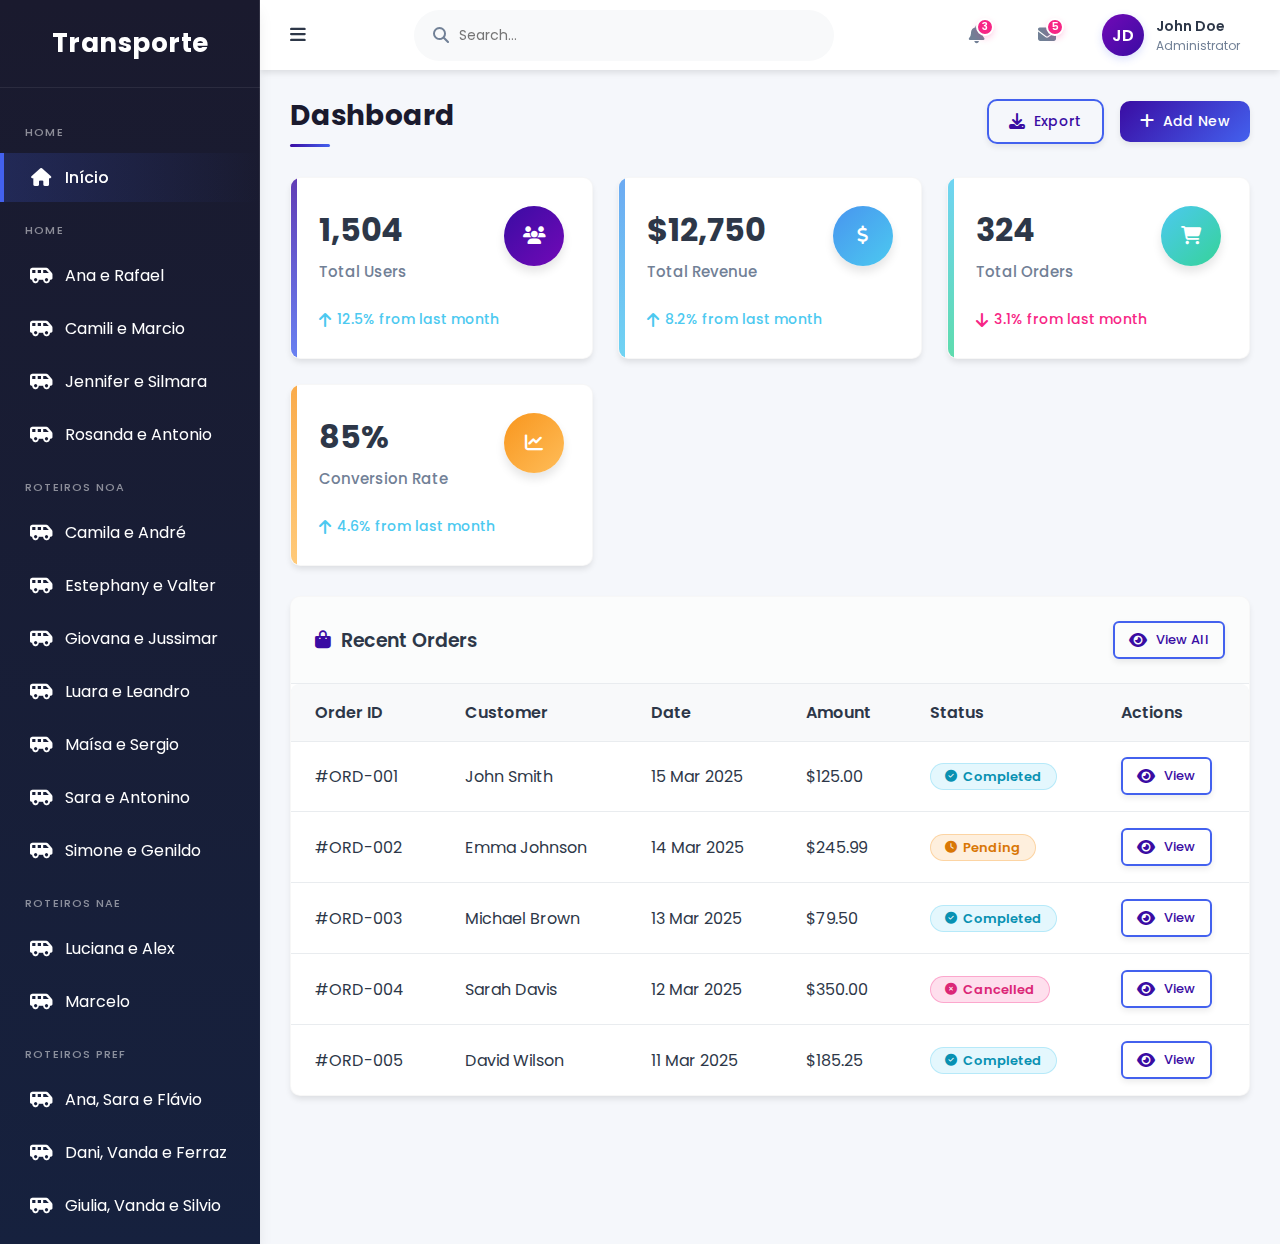
<file: index.html>
<!DOCTYPE html>
<html lang="en">
  <head>
    <meta charset="UTF-8" />
    <meta name="viewport" content="width=device-width, initial-scale=1.0" />
    <title>Transporte Adaptado</title>
    <link
      rel="stylesheet"
      href="https://cdnjs.cloudflare.com/ajax/libs/font-awesome/6.4.2/css/all.min.css"
    />
    <link
      rel="stylesheet"
      href="https://cdnjs.cloudflare.com/ajax/libs/animate.css/4.1.1/animate.min.css"
    />
    <link
      href="https://fonts.googleapis.com/css2?family=Poppins:wght@300;400;500;600;700&display=swap"
      rel="stylesheet"
    />
    <link rel="stylesheet" href="style.css" />
  </head>
  <body>
    <div class="container">
      <!-- Sidebar -->
      <div class="sidebar">
        <div class="logo">
          <h1>Transporte</h1>
        </div>
        <div class="nav-menu">

        <!--Home-->
          <div class="menu-heading">Home</div>
          <div class="nav-item active">
            <i class="fa-solid fa-house"></i>
            <span>Início</span>
          </div>

          <!--Roteiros APAE-->
          <div class="menu-heading">Home</div>
          <div class="nav-item">
            <i class="fa-solid fa-van-shuttle"></i>
            <span>Ana e Rafael</span>
          </div>
          <div class="nav-item">
            <i class="fa-solid fa-van-shuttle"></i>
            <span>Camili e Marcio</span>
          </div>
          <div class="nav-item">
            <i class="fa-solid fa-van-shuttle"></i>
            <span>Jennifer e Silmara</span>
          </div>
          <div class="nav-item">
            <i class="fa-solid fa-van-shuttle"></i>
            <span>Rosanda e Antonio</span>
          </div>

          <!--Roteiros NOA-->
          <div class="menu-heading">Roteiros NOA</div>
          <div class="nav-item">
            <i class="fa-solid fa-van-shuttle"></i>
            <span>Camila e André</span>
          </div>
          <div class="nav-item">
            <i class="fa-solid fa-van-shuttle"></i>
            <span>Estephany e Valter</span>
          </div>
          <div class="nav-item">
            <i class="fa-solid fa-van-shuttle"></i>
            <span>Giovana e Jussimar</span>
          </div>
          <div class="nav-item">
            <i class="fa-solid fa-van-shuttle"></i>
            <span>Luara e Leandro</span>
          </div>
          <div class="nav-item">
            <i class="fa-solid fa-van-shuttle"></i>
            <span>Maísa e Sergio</span>
          </div>
          <div class="nav-item">
            <i class="fa-solid fa-van-shuttle"></i>
            <span>Sara e Antonino</span>
          </div>
          <div class="nav-item">
            <i class="fa-solid fa-van-shuttle"></i>
            <span>Simone e Genildo</span>
          </div>

        <!--Roteiros NAE-->
          <div class="menu-heading">Roteiros NAE</div>
          <div class="nav-item">
            <i class="fa-solid fa-van-shuttle"></i>
            <span>Luciana e Alex</span>
          </div>
          <div class="nav-item">
            <i class="fa-solid fa-van-shuttle"></i>
            <span>Marcelo</span>
          </div>
    

        <!--Roteiros PREF-->
          <div class="menu-heading">Roteiros Pref</div>
          <div class="nav-item">
            <i class="fa-solid fa-van-shuttle"></i>
            <span>Ana, Sara e Flávio</span>
          </div>
          <div class="nav-item">
            <i class="fa-solid fa-van-shuttle"></i>
            <span>Dani, Vanda e Ferraz</span>
          </div>
          <div class="nav-item">
            <i class="fa-solid fa-van-shuttle"></i>
            <span>Giulia, Vanda e Silvio</span>
          </div>
        </div>
      </div>




      <!-- Header -->
      <div class="header">
        <div class="menu-toggle" onclick="toggleSidebar()">
            <i class="fas fa-bars"></i>
        </div>
        <div class="search-bar">
          <i class="fas fa-search"></i>
          <input type="text" placeholder="Search..." />
        </div>
        <div class="header-actions">
          <div class="notification">
            <i class="fas fa-bell"></i>
            <div class="badge">3</div>
          </div>
          <div class="notification">
            <i class="fas fa-envelope"></i>
            <div class="badge">5</div>
          </div>
          <div class="user-profile">
            <div class="profile-img">JD</div>
            <div class="user-info">
              <div class="user-name">John Doe</div>
              <div class="user-role">Administrator</div>
            </div>
          </div>
        </div>
      </div>

      <!-- Main Content -->
      <div class="main-content">
        <div class="page-title">
          <div class="title">Dashboard</div>
          <div class="action-buttons">
            <button class="btn btn-outline">
              <i class="fas fa-download"></i>
              Export
            </button>
            <button class="btn btn-primary">
              <i class="fas fa-plus"></i>
              Add New
            </button>
          </div>
        </div>

        <!-- Stats Cards -->
        <div class="stats-cards">
          <div class="stat-card">
            <div class="card-header">
              <div>
                <div class="card-value">1,504</div>
                <div class="card-label">Total Users</div>
              </div>
              <div class="card-icon purple">
                <i class="fas fa-users"></i>
              </div>
            </div>
            <div class="card-change positive">
              <i class="fas fa-arrow-up"></i>
              <span>12.5% from last month</span>
            </div>
          </div>

          <div class="stat-card">
            <div class="card-header">
              <div>
                <div class="card-value">$12,750</div>
                <div class="card-label">Total Revenue</div>
              </div>
              <div class="card-icon blue">
                <i class="fas fa-dollar-sign"></i>
              </div>
            </div>
            <div class="card-change positive">
              <i class="fas fa-arrow-up"></i>
              <span>8.2% from last month</span>
            </div>
          </div>

          <div class="stat-card">
            <div class="card-header">
              <div>
                <div class="card-value">324</div>
                <div class="card-label">Total Orders</div>
              </div>
              <div class="card-icon green">
                <i class="fas fa-shopping-cart"></i>
              </div>
            </div>
            <div class="card-change negative">
              <i class="fas fa-arrow-down"></i>
              <span>3.1% from last month</span>
            </div>
          </div>

          <div class="stat-card">
            <div class="card-header">
              <div>
                <div class="card-value">85%</div>
                <div class="card-label">Conversion Rate</div>
              </div>
              <div class="card-icon orange">
                <i class="fas fa-chart-line"></i>
              </div>
            </div>
            <div class="card-change positive">
              <i class="fas fa-arrow-up"></i>
              <span>4.6% from last month</span>
            </div>
          </div>
        </div>

        <!-- Recent Orders -->
        <div class="table-card">
          <div class="card-title">
            <h3><i class="fas fa-shopping-bag"></i> Recent Orders</h3>
            <button class="btn btn-outline btn-sm">
              <i class="fas fa-eye"></i> View All
            </button>
          </div>
          <table class="data-table">
            <thead>
              <tr>
                <th>Order ID</th>
                <th>Customer</th>
                <th>Date</th>
                <th>Amount</th>
                <th>Status</th>
                <th>Actions</th>
              </tr>
            </thead>
            <tbody>
              <tr>
                <td>#ORD-001</td>
                <td>John Smith</td>
                <td>15 Mar 2025</td>
                <td>$125.00</td>
                <td>
                  <span class="status active"
                    ><i class="fas fa-check-circle"></i> Completed</span
                  >
                </td>
                <td>
                  <button class="btn btn-outline btn-sm">
                    <i class="fas fa-eye"></i> View
                  </button>
                </td>
              </tr>
              <tr>
                <td>#ORD-002</td>
                <td>Emma Johnson</td>
                <td>14 Mar 2025</td>
                <td>$245.99</td>
                <td>
                  <span class="status pending"
                    ><i class="fas fa-clock"></i> Pending</span
                  >
                </td>
                <td>
                  <button class="btn btn-outline btn-sm">
                    <i class="fas fa-eye"></i> View
                  </button>
                </td>
              </tr>
              <tr>
                <td>#ORD-003</td>
                <td>Michael Brown</td>
                <td>13 Mar 2025</td>
                <td>$79.50</td>
                <td>
                  <span class="status active"
                    ><i class="fas fa-check-circle"></i> Completed</span
                  >
                </td>
                <td>
                  <button class="btn btn-outline btn-sm">
                    <i class="fas fa-eye"></i> View
                  </button>
                </td>
              </tr>
              <tr>
                <td>#ORD-004</td>
                <td>Sarah Davis</td>
                <td>12 Mar 2025</td>
                <td>$350.00</td>
                <td>
                  <span class="status cancelled"
                    ><i class="fas fa-times-circle"></i> Cancelled</span
                  >
                </td>
                <td>
                  <button class="btn btn-outline btn-sm">
                    <i class="fas fa-eye"></i> View
                  </button>
                </td>
              </tr>
              <tr>
                <td>#ORD-005</td>
                <td>David Wilson</td>
                <td>11 Mar 2025</td>
                <td>$185.25</td>
                <td>
                  <span class="status active"
                    ><i class="fas fa-check-circle"></i> Completed</span
                  >
                </td>
                <td>
                  <button class="btn btn-outline btn-sm">
                    <i class="fas fa-eye"></i> View
                  </button>
                </td>
              </tr>
            </tbody>
          </table>
        </div>
      </div>
    </div>
    <script src="script.js"></script>
  </body>
</html>
</file>
<file: style.css>
:root {
  --primary: #3a0ca3;
  --primary-light: #4361ee;
  --secondary: #7209b7;
  --success: #4cc9f0;
  --danger: #f72585;
  --warning: #f8961e;
  --info: #4895ef;
  --dark: #1a1a2e;
  --light: #f8f9fa;
  --border: #e9ecef;
  --text: #2d3748;
  --text-light: #718096;
  --shadow: 0 10px 15px -3px rgba(0, 0, 0, 0.1),
    0 4px 6px -2px rgba(0, 0, 0, 0.05);
  --shadow-sm: 0 4px 6px -1px rgba(0, 0, 0, 0.1);
  --shadow-lg: 0 20px 25px -5px rgba(0, 0, 0, 0.1),
    0 10px 10px -5px rgba(0, 0, 0, 0.04);
  --radius: 10px;
  --radius-sm: 6px;
  --sidebar-width: 260px;
  --header-height: 70px;
  --transition: all 0.3s ease;
}

* {
  margin: 0;
  padding: 0;
  box-sizing: border-box;
  font-family: "Poppins", sans-serif;
}

body {
  background-color: #f5f7fb;
  color: var(--text);
  overflow-x: hidden;
}

/* Custom Scrollbar */
::-webkit-scrollbar {
  width: 6px;
  height: 6px;
}

::-webkit-scrollbar-track {
  background: #f1f1f1;
}

::-webkit-scrollbar-thumb {
  background: var(--primary-light);
  border-radius: 10px;
}

::-webkit-scrollbar-thumb:hover {
  background: var(--primary);
}

/* Layout */
.container {
  display: grid;
  grid-template-columns: var(--sidebar-width) 1fr;
  grid-template-rows: var(--header-height) 1fr;
  min-height: 100vh;
}

/* Sidebar */
.sidebar {
  grid-row: 1 / 3;
  background: linear-gradient(180deg, var(--dark) 0%, #16213e 100%);
  color: white;
  overflow-y: auto;
  transition: var(--transition);
  box-shadow: var(--shadow);
  z-index: 1000;
  position: relative;
}

.sidebar::before {
  content: "";
  position: absolute;
  top: 0;
  right: 0;
  height: 100%;
  width: 1px;
  background: linear-gradient(to bottom, rgba(255, 255, 255, 0.1), transparent);
}

.logo {
  padding: 24px 20px;
  text-align: center;
  border-bottom: 1px solid rgba(255, 255, 255, 0.08);
  margin-bottom: 10px;
}

.logo h1 {
  font-size: 26px;
  font-weight: 700;
  color: white;
  display: flex;
  align-items: center;
  justify-content: center;
  letter-spacing: 0.5px;
}

.logo span {
  color: var(--primary-light);
  background: linear-gradient(45deg, var(--primary-light), var(--success));
  -webkit-background-clip: text;
  background-clip: text;
  -webkit-text-fill-color: transparent;
  margin-left: 4px;
}

.nav-menu {
  padding: 10px 0;
}

.menu-heading {
  padding: 16px 25px 8px;
  font-size: 11px;
  text-transform: uppercase;
  letter-spacing: 1.2px;
  color: rgba(255, 255, 255, 0.5);
  font-weight: 500;
}

.nav-item {
  padding: 12px 25px;
  display: flex;
  align-items: center;
  cursor: pointer;
  transition: var(--transition);
  border-left: 4px solid transparent;
  margin: 4px 0;
  border-radius: 0 var(--radius-sm) var(--radius-sm) 0;
  position: relative;
  overflow: hidden;
}

.nav-item::after {
  content: "";
  position: absolute;
  bottom: 0;
  left: 0;
  width: 0;
  height: 1px;
  background: linear-gradient(
    90deg,
    transparent,
    rgba(255, 255, 255, 0.2),
    transparent
  );
  transition: var(--transition);
}

.nav-item:hover::after {
  width: 100%;
}

.nav-item:hover,
.nav-item.active {
  background-color: rgba(255, 255, 255, 0.07);
  border-left-color: var(--primary-light);
}

.nav-item.active {
  background: linear-gradient(90deg, rgba(67, 97, 238, 0.2), transparent);
  font-weight: 500;
}

.nav-item i {
  width: 24px;
  margin-right: 12px;
  font-size: 18px;
  text-align: center;
  transition: var(--transition);
}

.nav-item:hover i {
  transform: translateY(-2px);
}

/* Header */
.header {
  grid-column: 2;
  background-color: white;
  display: flex;
  align-items: center;
  justify-content: space-between;
  padding: 0 30px;
  box-shadow: var(--shadow-sm);
  z-index: 100;
  position: sticky;
  top: 0;
}

.search-bar {
  display: flex;
  align-items: center;
  background-color: var(--light);
  border-radius: 50px;
  padding: 8px 18px;
  flex: 0 0 420px;
  transition: var(--transition);
  border: 1px solid transparent;
}

.search-bar:focus-within {
  box-shadow: 0 0 0 2px rgba(67, 97, 238, 0.1);
  border-color: rgba(67, 97, 238, 0.3);
}

.search-bar input {
  border: none;
  background: transparent;
  outline: none;
  width: 100%;
  padding: 6px 10px;
  color: var(--text);
  font-size: 14px;
}

.search-bar i {
  color: var(--text-light);
  font-size: 16px;
}

.header-actions {
  display: flex;
  align-items: center;
}

.notification {
  position: relative;
  margin: 0 15px;
  cursor: pointer;
  width: 40px;
  height: 40px;
  display: flex;
  align-items: center;
  justify-content: center;
  border-radius: 50%;
  transition: var(--transition);
}

.notification:hover {
  background-color: rgba(67, 97, 238, 0.1);
}

.notification i {
  font-size: 18px;
  color: var(--text-light);
  transition: var(--transition);
}

.notification:hover i {
  color: var(--primary);
  transform: translateY(-2px);
}

.notification .badge {
  position: absolute;
  top: 3px;
  right: 3px;
  background-color: var(--danger);
  color: white;
  border-radius: 50%;
  width: 18px;
  height: 18px;
  font-size: 10px;
  display: flex;
  align-items: center;
  justify-content: center;
  box-shadow: 0 3px 6px rgba(247, 37, 133, 0.2);
  border: 2px solid white;
  font-weight: 600;
}

.user-profile {
  display: flex;
  align-items: center;
  cursor: pointer;
  padding: 6px 10px;
  border-radius: var(--radius);
  transition: var(--transition);
  margin-left: 10px;
}

.user-profile:hover {
  background-color: rgba(67, 97, 238, 0.05);
}

.profile-img {
  width: 42px;
  height: 42px;
  border-radius: 50%;
  background: linear-gradient(135deg, var(--secondary), var(--primary));
  display: flex;
  align-items: center;
  justify-content: center;
  color: white;
  font-weight: 600;
  margin-right: 12px;
  box-shadow: 0 3px 8px rgba(67, 97, 238, 0.2);
  font-size: 16px;
}

.user-info {
  display: flex;
  flex-direction: column;
}

.user-name {
  font-weight: 600;
  font-size: 14px;
}

.user-role {
  font-size: 12px;
  color: var(--text-light);
}

/* Main Content */
.main-content {
  grid-column: 2;
  padding: 25px 30px;
  overflow-y: auto;
}

.page-title {
  margin-bottom: 30px;
  display: flex;
  justify-content: space-between;
  align-items: center;
  animation: fadeIn 0.5s ease;
}

.title {
  font-size: 28px;
  font-weight: 700;
  color: var(--dark);
  position: relative;
  padding-bottom: 10px;
}

.title::after {
  content: "";
  position: absolute;
  bottom: 0;
  left: 0;
  width: 40px;
  height: 3px;
  background: linear-gradient(90deg, var(--primary), var(--primary-light));
  border-radius: 10px;
}

.action-buttons .btn {
  margin-left: 12px;
}

/* Dashboard Cards */
.stats-cards {
  display: grid;
  grid-template-columns: repeat(auto-fit, minmax(260px, 1fr));
  gap: 25px;
  margin-bottom: 30px;
  animation: fadeInUp 0.6s ease;
}

.stat-card {
  background-color: white;
  border-radius: var(--radius);
  padding: 28px;
  box-shadow: var(--shadow-sm);
  transition: all 0.4s ease;
  position: relative;
  overflow: hidden;
  border: 1px solid rgba(0, 0, 0, 0.03);
}

.stat-card::before {
  content: "";
  position: absolute;
  top: 0;
  left: 0;
  width: 6px;
  height: 100%;
  opacity: 0.8;
  transition: var(--transition);
}

.stat-card:nth-child(1)::before {
  background: linear-gradient(to bottom, var(--primary), var(--primary-light));
}

.stat-card:nth-child(2)::before {
  background: linear-gradient(to bottom, var(--info), var(--success));
}

.stat-card:nth-child(3)::before {
  background: linear-gradient(to bottom, var(--success), #36d399);
}

.stat-card:nth-child(4)::before {
  background: linear-gradient(to bottom, var(--warning), #ffbd59);
}

.stat-card:hover {
  transform: translateY(-7px);
  box-shadow: var(--shadow);
}

.card-header {
  display: flex;
  justify-content: space-between;
  align-items: flex-start;
  margin-bottom: 18px;
}

.card-icon {
  width: 60px;
  height: 60px;
  border-radius: 50%;
  display: flex;
  align-items: center;
  justify-content: center;
  font-size: 24px;
  color: white;
  box-shadow: 0 6px 10px rgba(0, 0, 0, 0.1);
  transition: var(--transition);
}

.stat-card:hover .card-icon {
  transform: scale(1.1);
}

.card-icon.purple {
  background: linear-gradient(135deg, var(--primary), var(--secondary));
}

.card-icon.blue {
  background: linear-gradient(135deg, var(--info), #4cc9f0);
}

.card-icon.green {
  background: linear-gradient(135deg, var(--success), #36d399);
}

.card-icon.orange {
  background: linear-gradient(135deg, var(--warning), #ffbd59);
}

.card-value {
  font-size: 32px;
  font-weight: 700;
  margin-bottom: 6px;
  transition: var(--transition);
}

.stat-card:hover .card-value {
  color: var(--primary);
}

.card-label {
  color: var(--text-light);
  font-size: 15px;
  font-weight: 500;
}

.card-change {
  display: flex;
  align-items: center;
  font-size: 14px;
  padding: 8px 0 0;
  font-weight: 500;
}

.card-change i {
  margin-right: 6px;
  font-size: 16px;
}

.card-change.positive {
  color: var(--success);
}

.card-change.negative {
  color: var(--danger);
}

/* Data Table */
.table-card {
  background-color: white;
  border-radius: var(--radius);
  box-shadow: var(--shadow-sm);
  overflow: hidden;
  margin-bottom: 25px;
  animation: fadeInUp 0.7s ease;
  border: 1px solid rgba(0, 0, 0, 0.03);
}

.card-title {
  padding: 24px;
  border-bottom: 1px solid var(--border);
  display: flex;
  justify-content: space-between;
  align-items: center;
  background-color: rgba(248, 249, 250, 0.5);
}

.card-title h3 {
  font-size: 19px;
  font-weight: 600;
  display: flex;
  align-items: center;
}

.card-title h3 i {
  margin-right: 10px;
  color: var(--primary);
}

.data-table {
  width: 100%;
  border-collapse: separate;
  border-spacing: 0;
}

.data-table th,
.data-table td {
  padding: 16px 24px;
  text-align: left;
}

.data-table th {
  font-weight: 600;
  color: var(--text);
  background-color: #f8f9fa;
  position: sticky;
  top: 0;
  box-shadow: 0 1px 0 0 var(--border);
}

.data-table th:first-child {
  border-top-left-radius: 8px;
}

.data-table th:last-child {
  border-top-right-radius: 8px;
}

.data-table td {
  border-bottom: 1px solid var(--border);
}

.data-table tr:last-child td {
  border-bottom: none;
}

.data-table tbody tr {
  transition: var(--transition);
}

.data-table tbody tr:hover {
  background-color: rgba(67, 97, 238, 0.03);
  transform: translateY(-1px);
  box-shadow: 0 3px 10px rgba(0, 0, 0, 0.04);
}

.status {
  padding: 6px 14px;
  border-radius: 50px;
  font-size: 13px;
  font-weight: 600;
  display: inline-flex;
  align-items: center;
  line-height: 1;
}

.status i {
  margin-right: 6px;
  font-size: 12px;
}

.status.active {
  background-color: rgba(76, 201, 240, 0.15);
  color: #0891b2;
  border: 1px solid rgba(76, 201, 240, 0.3);
}

.status.pending {
  background-color: rgba(248, 150, 30, 0.15);
  color: #d97706;
  border: 1px solid rgba(248, 150, 30, 0.3);
}

.status.cancelled {
  background-color: rgba(247, 37, 133, 0.15);
  color: #db2777;
  border: 1px solid rgba(247, 37, 133, 0.3);
}

/* Buttons */
.btn {
  display: inline-flex;
  align-items: center;
  justify-content: center;
  padding: 10px 20px;
  border-radius: var(--radius);
  font-weight: 500;
  cursor: pointer;
  transition: all 0.3s;
  border: none;
  outline: none;
  font-size: 14px;
  letter-spacing: 0.3px;
  box-shadow: 0 3px 6px rgba(0, 0, 0, 0.08);
  position: relative;
  overflow: hidden;
}

.btn::after {
  content: "";
  position: absolute;
  width: 100%;
  height: 100%;
  top: 0;
  left: -100%;
  background: linear-gradient(
    90deg,
    transparent,
    rgba(255, 255, 255, 0.2),
    transparent
  );
  transition: 0.5s;
}

.btn:hover::after {
  left: 100%;
}

.btn i {
  margin-right: 8px;
  font-size: 16px;
  transition: var(--transition);
}

.btn:hover i {
  transform: translateX(2px);
}

.btn-primary {
  background: linear-gradient(135deg, var(--primary), var(--primary-light));
  color: white;
}

.btn-primary:hover {
  background: linear-gradient(135deg, var(--secondary), var(--primary));
  transform: translateY(-2px);
  box-shadow: 0 6px 15px rgba(58, 12, 163, 0.2);
}

.btn-outline {
  border: 2px solid var(--primary-light);
  color: var(--primary);
  background-color: transparent;
}

.btn-outline:hover {
  background-color: var(--primary);
  color: white;
  border-color: var(--primary);
  transform: translateY(-2px);
  box-shadow: 0 6px 15px rgba(58, 12, 163, 0.2);
}

.btn-sm {
  padding: 7px 14px;
  font-size: 13px;
  border-radius: var(--radius-sm);
}

/* Animations */
@keyframes fadeIn {
  from {
    opacity: 0;
  }
  to {
    opacity: 1;
  }
}

@keyframes fadeInUp {
  from {
    opacity: 0;
    transform: translateY(20px);
  }
  to {
    opacity: 1;
    transform: translateY(0);
  }
}

/* Media Queries */
@media (max-width: 1200px) {
  .stats-cards {
    grid-template-columns: repeat(2, 1fr);
  }
}

@media (max-width: 992px) {
  .container {
    grid-template-columns: 0 1fr;
  }

  .sidebar {
    transform: translateX(-100%);
    position: fixed;
    height: 100vh;
    z-index: 1001;
  }

  .sidebar.active {
    transform: translateX(0);
    box-shadow: var(--shadow-lg);
  }

  .header {
    padding: 0 20px;
  }

  .main-content {
    padding: 20px;
  }
}

@media (max-width: 768px) {
  .search-bar {
    display: none;
  }

  .stats-cards {
    grid-template-columns: 1fr;
  }

  .user-role {
    display: none;
  }

  .data-table th,
  .data-table td {
    padding: 15px;
  }

  .title {
    font-size: 24px;
  }
}

@media (max-width: 576px) {
  .header-actions {
    margin-left: auto;
  }

  .notification {
    margin: 0 8px;
  }

  .user-info {
    display: none;
  }

  .profile-img {
    margin-right: 0;
  }

  .action-buttons {
    display: flex;
    flex-direction: column;
  }

  .action-buttons .btn {
    margin: 5px 0;
  }
}
.fas {
  font-size: 18px;
}
</file>
